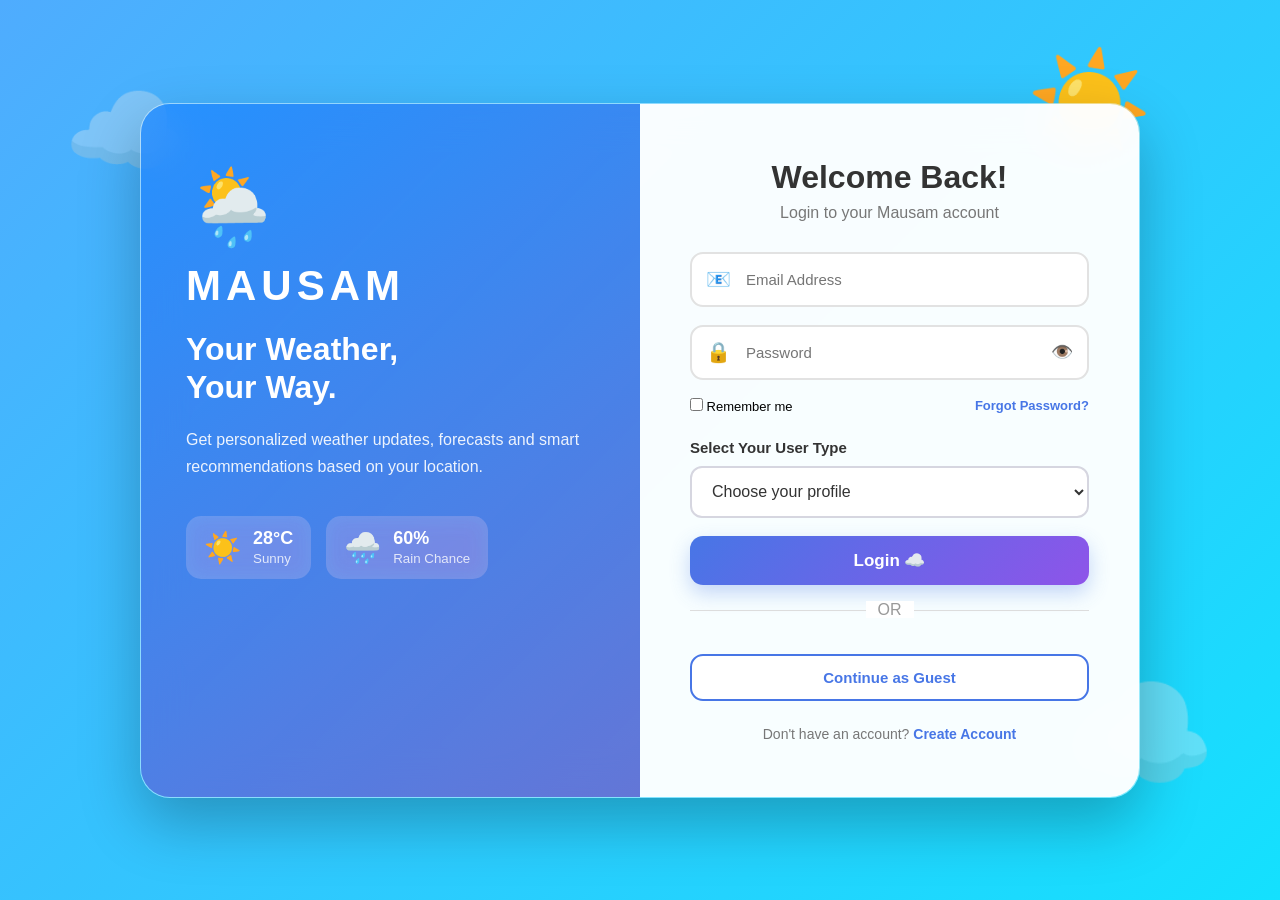
<file: index.html>
<!DOCTYPE html>
<html lang="en">
<head>
    <meta charset="UTF-8">
    <meta name="viewport" content="width=device-width, initial-scale=1.0">

    <title>Mausam - Login</title>
    <link rel="icon" href="https://cdn-icons-png.flaticon.com/128/12607/12607703.png">

    <link rel="stylesheet" href="login.css">
</head>

<body>

    <!-- Background Weather Decorations -->
    <div class="cloud cloud1">☁️</div>
    <div class="cloud cloud2">☁️</div>
    <div class="sun">☀️</div>

    <div class="login-wrapper">

        <!-- Left Side -->
        <div class="welcome-section">

            <div class="weather-icon">
                🌦️
            </div>

            <h1>MAUSAM</h1>

            <h2>Your Weather,<br>
                Your Way.</h2>

            <p>
                Get personalized weather updates,
                forecasts and smart recommendations
                based on your location.
            </p>

            <div class="weather-cards">

                <div class="mini-card">
                    <span>☀️</span>
                    <div>
                        <b>28°C</b>
                        <small>Sunny</small>
                    </div>
                </div>

                <div class="mini-card">
                    <span>🌧️</span>
                    <div>
                        <b>60%</b>
                        <small>Rain Chance</small>
                    </div>
                </div>

            </div>

        </div>


        <!-- Login Card -->
        <div class="login-card">

            <div class="mobile-logo">
                🌦️
            </div>

            <h2>Welcome Back!</h2>

            <p class="login-text">
                Login to your Mausam account
            </p>


            <form id="loginForm">

                <!-- Email -->
                <div class="input-box">

                    <span>📧</span>

                    <input
                        type="email"
                        id="email"
                        placeholder="Email Address"
                        required
                    >

                </div>


                <!-- Password -->
                <div class="input-box">

                    <span>🔒</span>

                    <input
                        type="password"
                        id="password"
                        placeholder="Password"
                        required
                    >

                    <button
                        type="button"
                        class="show-password"
                        onclick="togglePassword()">
                        👁️
                    </button>

                </div>


                <div class="login-options">

                    <label>
                        <input type="checkbox">
                        Remember me
                    </label>

                    <a href="forgot-password.html">
                        Forgot Password?
                    </a>

                </div>
                
<div class="form-group">
  <label for="userType">Select Your User Type</label>
  <select id="userType" name="userType" required>
    <option value="" disabled selected>
      Choose your profile
    </option>
    <option value="student">Student</option>
    <option value="farmer">Farmer</option>
    <option value="commuter">Commuter</option>
    <option value="fitness">Fitness User</option>
    <option value="traveler">Traveler / Event Planner</option>
  </select>
</div>



                <button
                    type="submit"
                    class="login-btn">

                    Login ☁️

                </button>


                <p id="message"></p>

            </form>


            <div class="separator">
                <span>OR</span>
            </div>


            <button
                class="guest-btn"
                onclick="continueAsGuest()">

                Continue as Guest

            </button>


            <p class="signup-text">

                Don't have an account?

                <a href="register.html">
                    Create Account
                </a>

            </p>

        </div>

    </div>


    <script src="login.js"></script>

</body>
</html>
</file>
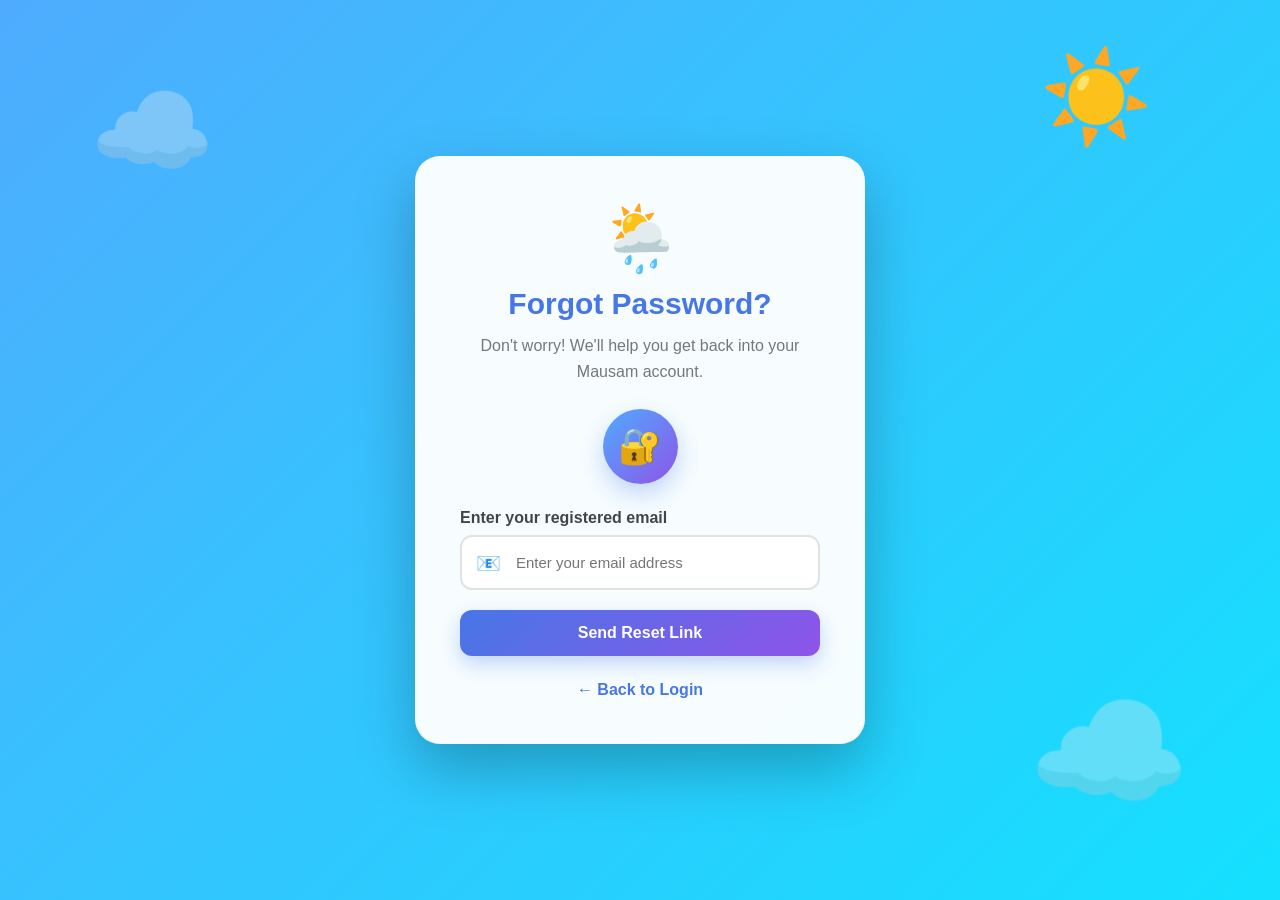
<file: forgot-password.html>
<!DOCTYPE html>
<html lang="en">

<head>

    <meta charset="UTF-8">

    <meta name="viewport"
          content="width=device-width, initial-scale=1.0">

    <title>Mausam - Forgot Password</title>
    <link rel="icon" href="https://cdn-icons-png.flaticon.com/128/12607/12607703.png">

    <link rel="stylesheet"
          href="forgot-password.css">

</head>

<body>

    <!-- Weather Background -->

    <div class="cloud cloud-one">☁️</div>

    <div class="cloud cloud-two">☁️</div>

    <div class="sun">☀️</div>


    <div class="page-container">

        <div class="forgot-card">

            <!-- Logo -->

            <div class="logo">
                🌦️
            </div>

            <h1>Forgot Password?</h1>

            <p class="subtitle">
                Don't worry! We'll help you get back
                into your Mausam account.
            </p>


            <!-- Email Icon -->

            <div class="big-icon">
                🔐
            </div>


            <form id="forgotForm">

                <label for="email">
                    Enter your registered email
                </label>

                <div class="input-box">

                    <span>📧</span>

                    <input
                        type="email"
                        id="email"
                        placeholder="Enter your email address"
                        required
                    >

                </div>


                <button type="submit">
                    Send Reset Link
                </button>

            </form>


            <p id="message"></p>


            <div class="back-login">

                <a href="index.html">
                    ← Back to Login
                </a>

            </div>

        </div>

    </div>


    <script src="forgot-password.js"></script>

</body>

</html>
</file>
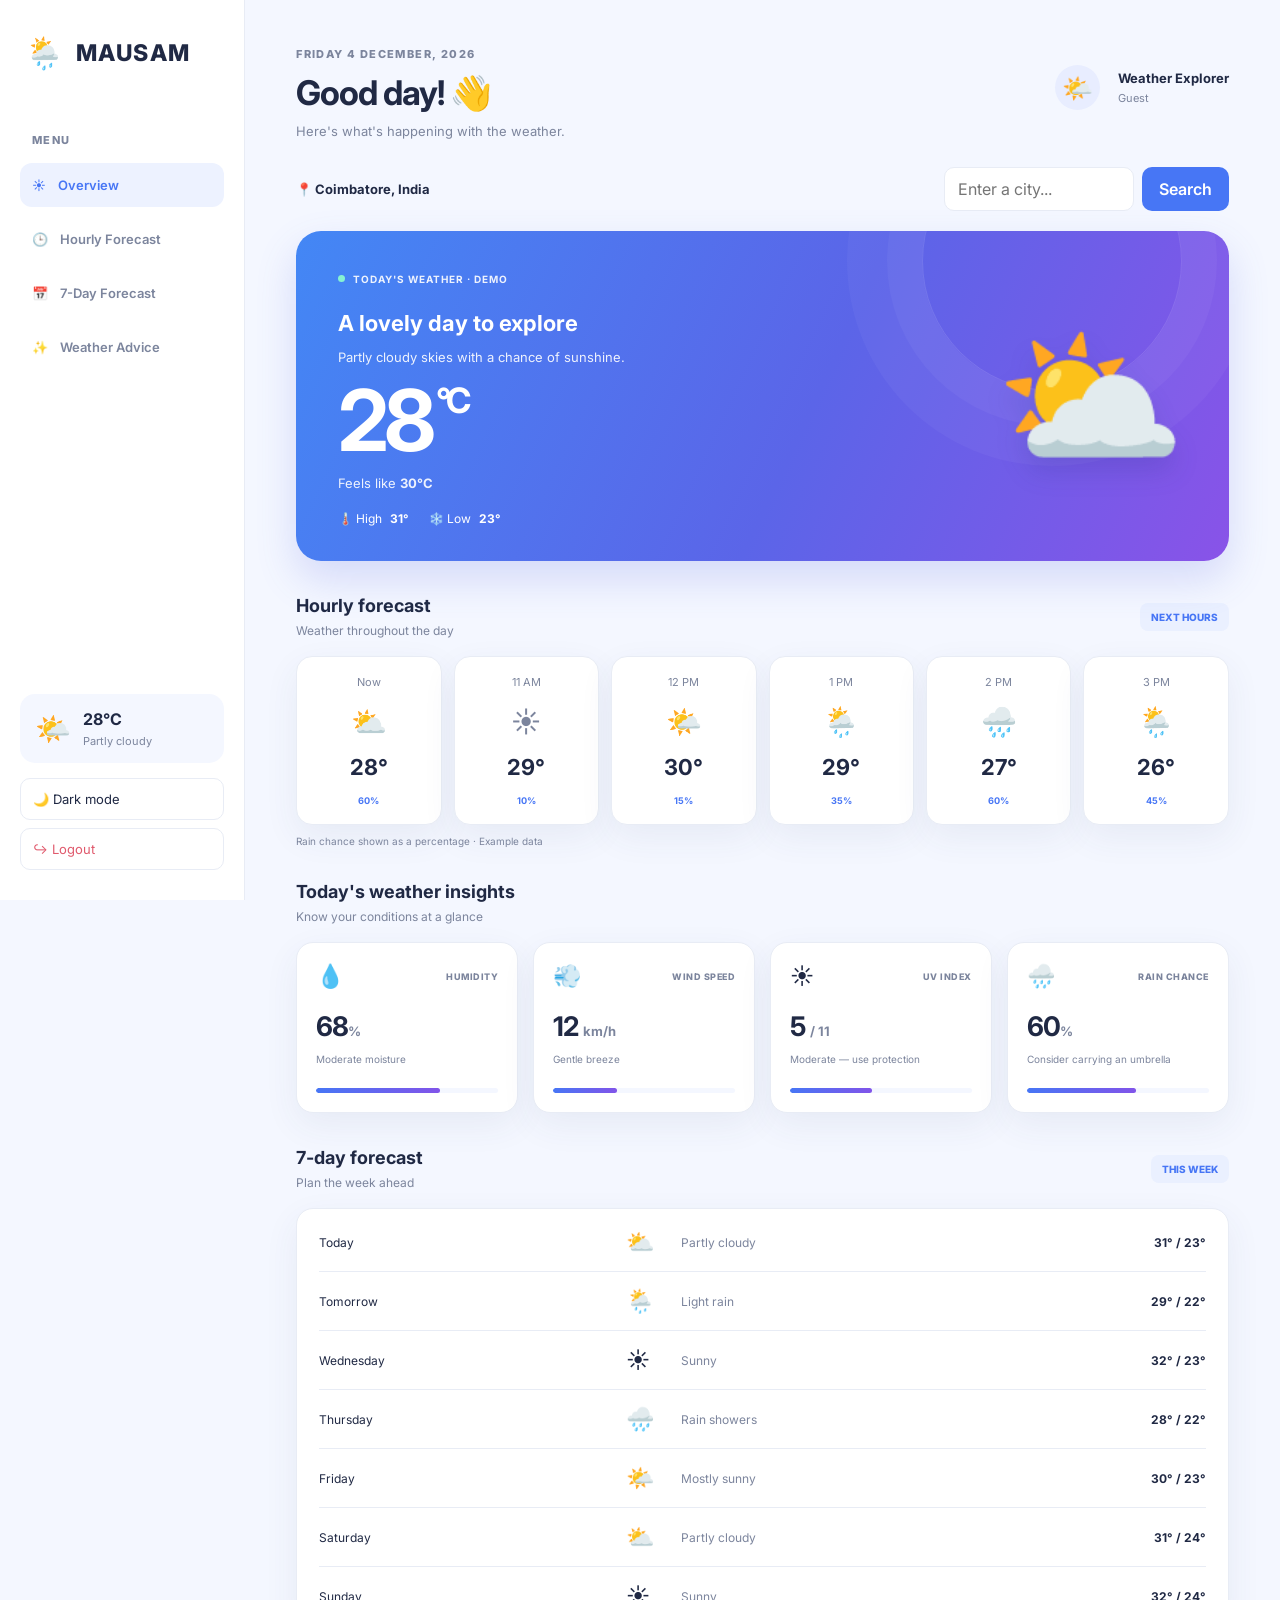
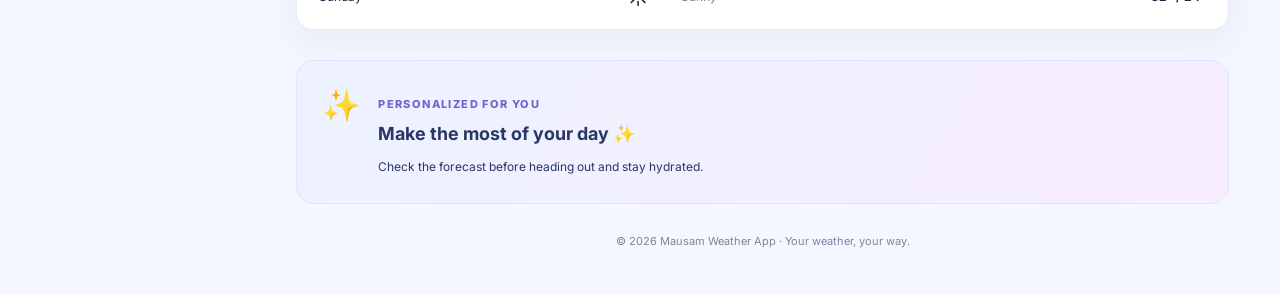
<file: home.html>
<!DOCTYPE html>
<html lang="en">
<head>
  <meta charset="UTF-8">
  <meta name="viewport" content="width=device-width, initial-scale=1.0">
  <title>Mausam | Weather Dashboard</title>
  <link rel="stylesheet" href="style.css">
  <link rel="preconnect" href="https://fonts.googleapis.com">
  <link href="https://fonts.googleapis.com/css2?family=Inter:wght@400;500;600;700;800&display=swap" rel="stylesheet">
</head>
<body>
  <div class="app">

    <aside class="sidebar">
      <a class="brand" href="home.html">
        <span class="brand-icon">🌦️</span>
        <span>MAUSAM</span>
      </a>

      <p class="nav-heading">MENU</p>
      <a class="nav-link active" href="#overview">☀️ <span>Overview</span></a>
      <a class="nav-link" href="#hourly">🕒 <span>Hourly Forecast</span></a>
      <a class="nav-link" href="#weekly">📅 <span>7-Day Forecast</span></a>
      <a class="nav-link" href="#insights">✨ <span>Weather Advice</span></a>

      <div class="sidebar-bottom">
        <div class="mini-weather">
          <span>🌤️</span>
          <div><strong>28°C</strong><small>Partly cloudy</small></div>
        </div>
        <button id="themeToggle" class="theme-button">🌙 Dark mode</button>
        <button id="logoutBtn" class="logout-button">↪ Logout</button>
      </div>
    </aside>

    <main class="main-content" id="overview">
      <header class="topbar">
        <div>
          <p class="eyebrow" id="todayDate">YOUR WEATHER, YOUR WAY</p>
          <h1>Good day! <span>👋</span></h1>
          <p class="subheading">Here's what's happening with the weather.</p>
        </div>
        <div class="top-actions">
          <span class="profile-avatar">🌤️</span>
          <div>
            <strong id="profileName">Weather Explorer</strong>
            <small id="profileType">Personal weather</small>
          </div>
        </div>
      </header>

      <section class="search-row">
        <div class="location-label">📍 <span id="cityLabel">Coimbatore, India</span></div>
        <form id="cityForm" class="search-form">
          <input id="cityInput" type="text" placeholder="Enter a city..." aria-label="City name">
          <button type="submit">Search</button>
        </form>
      </section>

      <section class="hero-weather">
        <div class="hero-copy">
          <span class="live-label"><span class="live-dot"></span> TODAY'S WEATHER · DEMO</span>
          <h2 id="weatherGreeting">A lovely day to explore</h2>
          <p id="weatherDescription">Partly cloudy skies with a chance of sunshine.</p>
          <div class="temperature"><span id="temperature">28</span><span class="degree">°C</span></div>
          <p class="feels-like">Feels like <strong id="feelsLike">30°C</strong></p>
          <div class="hero-bottom">
            <span>🌡️ High <strong>31°</strong></span>
            <span>❄️ Low <strong>23°</strong></span>
          </div>
        </div>
        <div class="hero-illustration" aria-label="Partly cloudy weather">⛅</div>
        <div class="hero-decoration"></div>
      </section>

      <section class="section-block" id="hourly">
        <div class="section-heading">
          <div><h2>Hourly forecast</h2><p>Weather throughout the day</p></div>
          <span class="section-tag">NEXT HOURS</span>
        </div>
        <div class="hourly-grid">
          <div class="hour-card"><span>Now</span><span class="weather-emoji">⛅</span><strong>28°</strong><small>60%</small></div>
          <div class="hour-card"><span>11 AM</span><span class="weather-emoji">☀️</span><strong>29°</strong><small>10%</small></div>
          <div class="hour-card"><span>12 PM</span><span class="weather-emoji">🌤️</span><strong>30°</strong><small>15%</small></div>
          <div class="hour-card"><span>1 PM</span><span class="weather-emoji">🌦️</span><strong>29°</strong><small>35%</small></div>
          <div class="hour-card"><span>2 PM</span><span class="weather-emoji">🌧️</span><strong>27°</strong><small>60%</small></div>
          <div class="hour-card"><span>3 PM</span><span class="weather-emoji">🌦️</span><strong>26°</strong><small>45%</small></div>
        </div>
        <p class="forecast-note">Rain chance shown as a percentage · Example data</p>
      </section>

      <section class="section-block" id="insights">
        <div class="section-heading">
          <div><h2>Today's weather insights</h2><p>Know your conditions at a glance</p></div>
        </div>
        <div class="metrics-grid">
          <article class="metric-card"><div class="metric-top"><span>💧</span><small>HUMIDITY</small></div><strong>68<span>%</span></strong><p>Moderate moisture</p><div class="metric-bar"><span style="width:68%"></span></div></article>
          <article class="metric-card"><div class="metric-top"><span>💨</span><small>WIND SPEED</small></div><strong>12 <span>km/h</span></strong><p>Gentle breeze</p><div class="metric-bar"><span style="width:35%"></span></div></article>
          <article class="metric-card"><div class="metric-top"><span>☀️</span><small>UV INDEX</small></div><strong>5 <span>/ 11</span></strong><p>Moderate — use protection</p><div class="metric-bar"><span style="width:45%"></span></div></article>
          <article class="metric-card"><div class="metric-top"><span>🌧️</span><small>RAIN CHANCE</small></div><strong>60<span>%</span></strong><p>Consider carrying an umbrella</p><div class="metric-bar"><span style="width:60%"></span></div></article>
        </div>
      </section>

      <section class="section-block" id="weekly">
        <div class="section-heading">
          <div><h2>7-day forecast</h2><p>Plan the week ahead</p></div>
          <span class="section-tag">THIS WEEK</span>
        </div>
        <div class="weekly-card">
          <div class="week-row"><span>Today</span><span>⛅</span><span>Partly cloudy</span><strong>31° / 23°</strong></div>
          <div class="week-row"><span>Tomorrow</span><span>🌦️</span><span>Light rain</span><strong>29° / 22°</strong></div>
          <div class="week-row"><span>Wednesday</span><span>☀️</span><span>Sunny</span><strong>32° / 23°</strong></div>
          <div class="week-row"><span>Thursday</span><span>🌧️</span><span>Rain showers</span><strong>28° / 22°</strong></div>
          <div class="week-row"><span>Friday</span><span>🌤️</span><span>Mostly sunny</span><strong>30° / 23°</strong></div>
          <div class="week-row"><span>Saturday</span><span>⛅</span><span>Partly cloudy</span><strong>31° / 24°</strong></div>
          <div class="week-row"><span>Sunday</span><span>☀️</span><span>Sunny</span><strong>32° / 24°</strong></div>
        </div>
      </section>

      <section class="advice-card">
        <div class="advice-icon">✨</div>
        <div>
          <p class="eyebrow">PERSONALIZED FOR YOU</p>
          <h2 id="adviceTitle">Make the most of your day</h2>
          <p id="adviceText">Keep an umbrella handy if rain is expected, and stay hydrated.</p>
        </div>
      </section>

      <footer>© 2026 Mausam Weather App · Your weather, your way.</footer>
    </main>
  </div>
  <script src="script.js"></script>
</body>
</html>
</file>
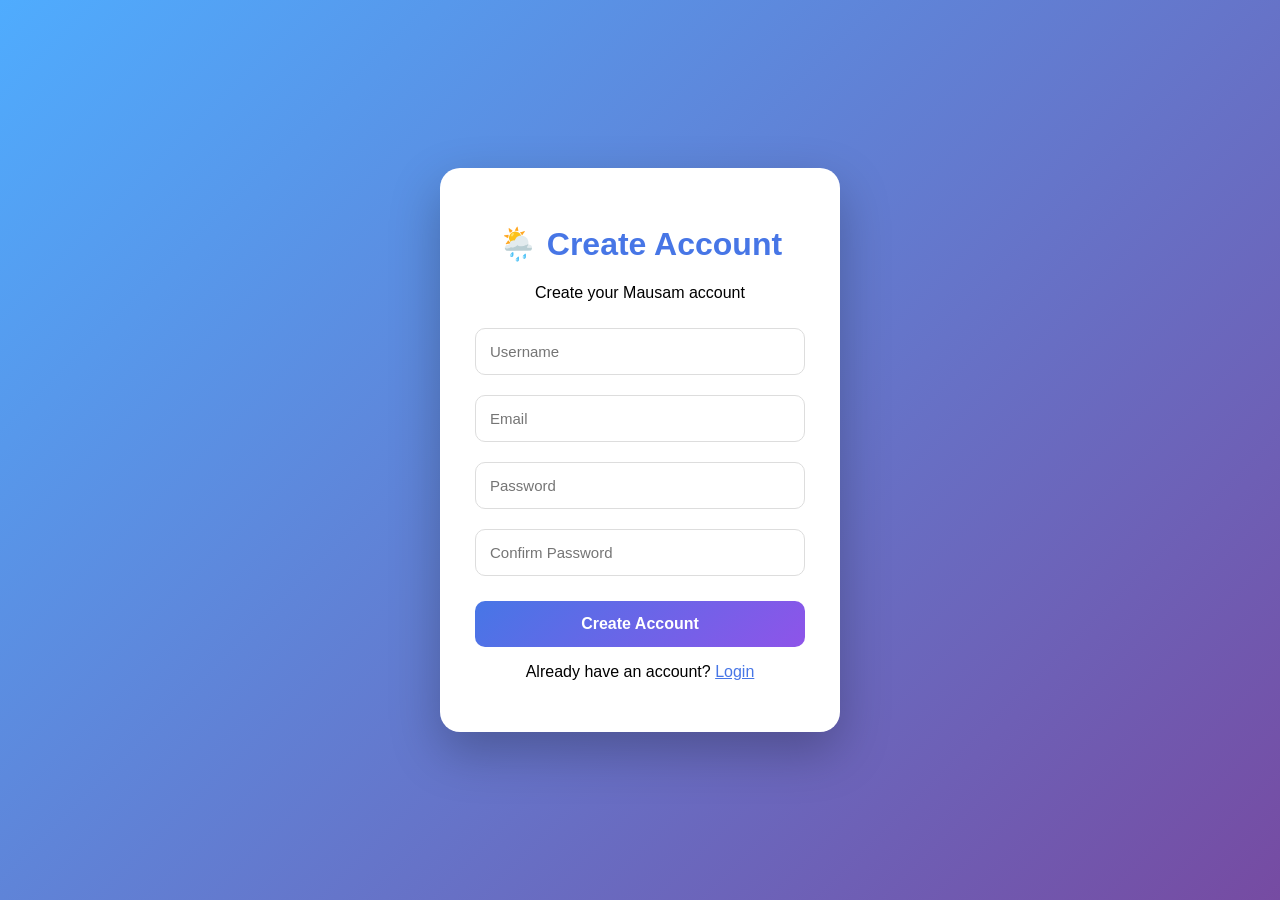
<file: register.html>
<!DOCTYPE html>
<html lang="en">

<head>

    <meta charset="UTF-8">

    <meta name="viewport"
          content="width=device-width, initial-scale=1.0">

    <title>Mausam - Create Account</title>
    <link rel="icon" href="https://cdn-icons-png.flaticon.com/128/12607/12607703.png">

    <style>

        * {
            box-sizing: border-box;
        }

        body {
            margin: 0;

            min-height: 100vh;

            display: flex;

            justify-content: center;

            align-items: center;

            font-family: Arial;

            background:
                linear-gradient(
                    135deg,
                    #4facfe,
                    #764ba2
                );
        }

        .card {

            width: 400px;

            padding: 35px;

            background: white;

            border-radius: 20px;

            box-shadow:
                0 20px 50px
                rgba(0,0,0,0.25);

        }

        h1 {

            text-align: center;

            color: #4776e6;

        }

        input {

            width: 100%;

            padding: 14px;

            margin: 10px 0;

            border: 1px solid #ddd;

            border-radius: 10px;

            font-size: 15px;

        }

        button {

            width: 100%;

            padding: 14px;

            margin-top: 15px;

            border: none;

            border-radius: 10px;

            background:
                linear-gradient(
                    135deg,
                    #4776e6,
                    #8e54e9
                );

            color: white;

            font-size: 16px;

            font-weight: bold;

            cursor: pointer;

        }

        p {

            text-align: center;

        }

        a {

            color: #4776e6;

        }

    </style>

</head>


<body>

    <div class="card">

        <h1>🌦️ Create Account</h1>

        <p>Create your Mausam account</p>


        <form id="registerForm">

            <input
                type="text"
                id="username"
                placeholder="Username"
                required
            >

            <input
                type="email"
                id="email"
                placeholder="Email"
                required
            >

            <input
                type="password"
                id="password"
                placeholder="Password"
                required
            >

            <input
                type="password"
                id="confirmPassword"
                placeholder="Confirm Password"
                required
            >

            <button type="submit">
                Create Account
            </button>

        </form>


        <p id="message"></p>


        <p>

            Already have an account?

            <a href="index.html">
                Login
            </a>

        </p>

    </div>


    <script src="register.js"></script>

</body>

</html>
</file>
<file: login.css>
* {
    margin: 0;
    padding: 0;
    box-sizing: border-box;
}

body {
    min-height: 100vh;

    font-family: "Segoe UI", Arial, sans-serif;

    background:
        linear-gradient(
            135deg,
            #4facfe,
            #00f2fe,
            #667eea,
            #764ba2
        );

    background-size: 400% 400%;

    animation: gradientMove 12s ease infinite;

    display: flex;
    align-items: center;
    justify-content: center;

    overflow: hidden;
}


/* Background Animation */

@keyframes gradientMove {

    0% {
        background-position: 0% 50%;
    }

    50% {
        background-position: 100% 50%;
    }

    100% {
        background-position: 0% 50%;
    }

}


/* Clouds */

.cloud {
    position: absolute;

    font-size: 100px;

    opacity: 0.35;

    animation: cloudMove 15s linear infinite;
}

.cloud1 {
    top: 8%;
    left: 5%;
}

.cloud2 {
    bottom: 10%;
    right: 5%;

    font-size: 130px;

    animation-delay: 3s;
}


@keyframes cloudMove {

    0% {
        transform: translateX(0);
    }

    50% {
        transform: translateX(50px);
    }

    100% {
        transform: translateX(0);
    }

}


/* Sun */

.sun {

    position: absolute;

    top: 5%;
    right: 10%;

    font-size: 100px;

    animation: sunRotate 10s linear infinite;
}

@keyframes sunRotate {

    from {
        transform: rotate(0deg);
    }

    to {
        transform: rotate(360deg);
    }

}


/* Main Wrapper */

.login-wrapper {

    width: 90%;
    max-width: 1000px;

    display: flex;

    border-radius: 30px;

    overflow: hidden;

    background: rgba(255, 255, 255, 0.18);

    backdrop-filter: blur(20px);

    box-shadow:
        0 25px 60px rgba(0, 0, 0, 0.25);

    border: 1px solid rgba(255, 255, 255, 0.3);

    z-index: 2;
}


/* Welcome Section */

.welcome-section {

    width: 50%;

    padding: 60px 45px;

    color: white;

    background:
        linear-gradient(
            145deg,
            rgba(0, 120, 255, 0.65),
            rgba(111, 66, 193, 0.65)
        );
}


.weather-icon {

    font-size: 75px;

    margin-bottom: 10px;

    animation: float 3s ease-in-out infinite;
}


@keyframes float {

    0%, 100% {
        transform: translateY(0);
    }

    50% {
        transform: translateY(-12px);
    }

}


.welcome-section h1 {

    font-size: 42px;

    letter-spacing: 5px;

    margin-bottom: 20px;
}


.welcome-section h2 {

    font-size: 32px;

    line-height: 1.2;

    margin-bottom: 20px;
}


.welcome-section p {

    font-size: 16px;

    line-height: 1.7;

    opacity: 0.9;

    max-width: 400px;
}


/* Mini Weather Cards */

.weather-cards {

    display: flex;

    gap: 15px;

    margin-top: 35px;
}


.mini-card {

    display: flex;

    align-items: center;

    gap: 12px;

    padding: 12px 18px;

    border-radius: 15px;

    background: rgba(255, 255, 255, 0.2);

    backdrop-filter: blur(10px);
}


.mini-card span {

    font-size: 30px;
}


.mini-card b {

    display: block;

    font-size: 18px;
}


.mini-card small {

    opacity: 0.8;
}


/* Login Card */

.login-card {

    width: 50%;

    padding: 55px 50px;

    background: rgba(255, 255, 255, 0.96);

    text-align: center;
}


.mobile-logo {

    display: none;
}


.login-card h2 {

    font-size: 32px;

    color: #333;

    margin-bottom: 8px;
}


.login-text {

    color: #777;

    margin-bottom: 30px;
}


/* Input */

.input-box {

    display: flex;

    align-items: center;

    gap: 10px;

    margin-bottom: 18px;

    padding: 4px 14px;

    border: 2px solid #e2e2e2;

    border-radius: 13px;

    transition: 0.3s;

    background: white;
}


.input-box:focus-within {

    border-color: #4facfe;

    box-shadow:
        0 0 0 4px rgba(79, 172, 254, 0.12);
}


.input-box span {

    font-size: 20px;
}


.input-box input {

    width: 100%;

    border: none;

    outline: none;

    padding: 13px 5px;

    font-size: 15px;
}


.show-password {

    border: none;

    background: transparent;

    cursor: pointer;

    font-size: 18px;
}


/* Options */

.login-options {

    display: flex;

    justify-content: space-between;

    align-items: center;

    font-size: 13px;

    margin-bottom: 25px;
}


.login-options a {

    color: #4776e6;

    text-decoration: none;

    font-weight: 600;
}


/* Login Button */

.login-btn {

    width: 100%;

    padding: 14px;

    border: none;

    border-radius: 13px;

    color: white;

    font-size: 17px;

    font-weight: bold;

    cursor: pointer;

    background:
        linear-gradient(
            135deg,
            #4776e6,
            #8e54e9
        );

    box-shadow:
        0 8px 20px rgba(71, 118, 230, 0.3);

    transition: 0.3s;
}


.login-btn:hover {

    transform: translateY(-2px);

    box-shadow:
        0 12px 25px rgba(71, 118, 230, 0.4);
}


/* Message */

#message {

    margin-top: 12px;

    font-size: 14px;
}


/* Separator */

.separator {

    margin: 25px 0;

    border-top: 1px solid #ddd;

    position: relative;
}


.separator span {

    position: relative;

    top: -10px;

    padding: 0 12px;

    background: white;

    color: #999;
}


/* Guest */

.guest-btn {

    width: 100%;

    padding: 13px;

    border: 2px solid #4776e6;

    border-radius: 13px;

    background: white;

    color: #4776e6;

    font-size: 15px;

    font-weight: bold;

    cursor: pointer;

    transition: 0.3s;
}


.guest-btn:hover {

    background: #4776e6;

    color: white;
}


/* Signup */

.signup-text {

    margin-top: 25px;

    color: #777;

    font-size: 14px;
}


.signup-text a {

    color: #4776e6;

    font-weight: bold;

    text-decoration: none;
}


/* Mobile */

@media (max-width: 800px) {

    .login-wrapper {

        max-width: 450px;
    }

    .welcome-section {

        display: none;
    }

    .login-card {

        width: 100%;

        padding: 40px 30px;
    }

    .mobile-logo {

        display: block;

        font-size: 60px;

        margin-bottom: 10px;
    }

}


@media (max-width: 450px) {

    .login-wrapper {

        width: 94%;
    }

    .login-card {

        padding: 35px 20px;
    }

    .login-card h2 {

        font-size: 27px;
    }

}

.form-group {
  margin-bottom: 18px;
  text-align: left;
}

.form-group label {
  display: block;
  margin-bottom: 8px;
  font-size: 14px;
  font-weight: 600;
  color: #ffffff;
}

.form-group select {
  width: 100%;
  padding: 13px 14px;
  border: 1px solid rgba(255, 255, 255, 0.4);
  border-radius: 10px;
  background: rgba(255, 255, 255, 0.15);
  color: #ffffff;
  font-size: 15px;
  outline: none;
  cursor: pointer;
}

.form-group select:focus {
  border-color: #93c5fd;
  box-shadow: 0 0 0 3px rgba(147, 197, 253, 0.2);
}

.form-group select option {
  background: #ffffff;
  color: #222222;
}

/* Make User Type dropdown clearly visible */
.form-group {
    display: block;
    width: 100%;
    margin: 18px 0;
    text-align: left;
}

.form-group label {
    display: block;
    color: #333333 !important;
    font-size: 15px;
    font-weight: 600;
    margin-bottom: 10px;
}

.form-group select {
    display: block;
    width: 100%;
    min-height: 52px;
    padding: 12px 16px;
    background-color: #ffffff !important;
    color: #333333 !important;
    border: 2px solid #d6d6e0;
    border-radius: 12px;
    font-size: 16px;
    cursor: pointer;
    opacity: 1 !important;
}

.form-group select option {
    background-color: #ffffff;
    color: #222222;
}

.form-group select:focus {
    border-color: #5275f5;
    outline: none;
    box-shadow: 0 0 0 3px rgba(82, 117, 245, 0.15);
}
</file>
<file: forgot-password.css>
* {
    margin: 0;
    padding: 0;
    box-sizing: border-box;
}


body {

    min-height: 100vh;

    font-family: "Segoe UI", Arial, sans-serif;

    display: flex;

    justify-content: center;

    align-items: center;

    overflow: hidden;

    background:
        linear-gradient(
            135deg,
            #4facfe,
            #00f2fe,
            #667eea,
            #764ba2
        );

    background-size: 400% 400%;

    animation: backgroundMove 12s ease infinite;

}


/* Background */

@keyframes backgroundMove {

    0% {
        background-position: 0% 50%;
    }

    50% {
        background-position: 100% 50%;
    }

    100% {
        background-position: 0% 50%;
    }

}


/* Clouds */

.cloud {

    position: absolute;

    font-size: 100px;

    opacity: 0.35;

    animation: cloudMove 8s ease-in-out infinite;

}


.cloud-one {

    top: 8%;

    left: 7%;

}


.cloud-two {

    bottom: 8%;

    right: 7%;

    font-size: 130px;

    animation-delay: 2s;

}


@keyframes cloudMove {

    0%,
    100% {
        transform: translateX(0);
    }

    50% {
        transform: translateX(35px);
    }

}


/* Sun */

.sun {

    position: absolute;

    top: 5%;

    right: 10%;

    font-size: 90px;

    animation: rotateSun 12s linear infinite;

}


@keyframes rotateSun {

    from {
        transform: rotate(0deg);
    }

    to {
        transform: rotate(360deg);
    }

}


/* Container */

.page-container {

    width: 100%;

    padding: 20px;

    display: flex;

    justify-content: center;

    align-items: center;

    position: relative;

    z-index: 2;

}


/* Card */

.forgot-card {

    width: 100%;

    max-width: 450px;

    padding: 45px;

    background: rgba(255, 255, 255, 0.96);

    border-radius: 25px;

    text-align: center;

    box-shadow:
        0 25px 60px rgba(0, 0, 0, 0.25);

    animation: cardAppear 0.7s ease;

}


@keyframes cardAppear {

    from {

        opacity: 0;

        transform: translateY(30px);

    }

    to {

        opacity: 1;

        transform: translateY(0);

    }

}


/* Logo */

.logo {

    font-size: 65px;

    margin-bottom: 10px;

}


h1 {

    color: #4776e6;

    font-size: 30px;

    margin-bottom: 12px;

}


.subtitle {

    color: #777;

    line-height: 1.6;

    margin-bottom: 25px;

}


/* Lock Icon */

.big-icon {

    width: 75px;

    height: 75px;

    margin: 0 auto 25px;

    border-radius: 50%;

    display: flex;

    align-items: center;

    justify-content: center;

    font-size: 35px;

    background:
        linear-gradient(
            135deg,
            #4facfe,
            #8e54e9
        );

    box-shadow:
        0 10px 25px
        rgba(71, 118, 230, 0.3);

}


/* Label */

label {

    display: block;

    text-align: left;

    font-weight: 600;

    color: #444;

    margin-bottom: 8px;

}


/* Input */

.input-box {

    display: flex;

    align-items: center;

    gap: 10px;

    border: 2px solid #e2e2e2;

    border-radius: 12px;

    padding: 4px 14px;

    background: white;

    transition: 0.3s;

}


.input-box:focus-within {

    border-color: #4facfe;

    box-shadow:
        0 0 0 4px
        rgba(79, 172, 254, 0.12);

}


.input-box span {

    font-size: 20px;

}


.input-box input {

    width: 100%;

    border: none;

    outline: none;

    padding: 13px 5px;

    font-size: 15px;

}


/* Button */

button {

    width: 100%;

    margin-top: 20px;

    padding: 14px;

    border: none;

    border-radius: 12px;

    background:
        linear-gradient(
            135deg,
            #4776e6,
            #8e54e9
        );

    color: white;

    font-size: 16px;

    font-weight: bold;

    cursor: pointer;

    transition: 0.3s;

    box-shadow:
        0 8px 20px
        rgba(71, 118, 230, 0.3);

}


button:hover {

    transform: translateY(-2px);

    box-shadow:
        0 12px 25px
        rgba(71, 118, 230, 0.4);

}


/* Message */

#message {

    margin-top: 15px;

    font-size: 14px;

}


/* Back Login */

.back-login {

    margin-top: 25px;

}


.back-login a {

    color: #4776e6;

    text-decoration: none;

    font-weight: bold;

}


.back-login a:hover {

    text-decoration: underline;

}


/* Mobile */

@media (max-width: 500px) {

    .forgot-card {

        padding: 35px 25px;

    }

    h1 {

        font-size: 26px;

    }

    .sun {

        font-size: 60px;

    }

    .cloud {

        font-size: 70px;

    }

}
</file>
<file: style.css>
:root {
  --bg: #f4f7ff;
  --surface: #ffffff;
  --text: #202944;
  --muted: #7c859d;
  --border: #e8ecf5;
  --blue: #4776f5;
  --purple: #8154e9;
  --shadow: 0 12px 35px rgba(50, 68, 120, 0.07);
}

* { box-sizing: border-box; }

html { scroll-behavior: smooth; }

body {
  margin: 0;
  font-family: 'Inter', sans-serif;
  background: var(--bg);
  color: var(--text);
  transition: background .25s, color .25s;
}

button, input { font: inherit; }
button { cursor: pointer; }

.app { min-height: 100vh; }

.sidebar {
  position: fixed;
  inset: 0 auto 0 0;
  width: 245px;
  padding: 30px 20px;
  display: flex;
  flex-direction: column;
  background: var(--surface);
  border-right: 1px solid var(--border);
  z-index: 5;
}

.brand {
  display: flex;
  align-items: center;
  gap: 10px;
  margin: 4px 0 50px 5px;
  font-size: 23px;
  font-weight: 800;
  letter-spacing: 1.5px;
  color: var(--text);
  text-decoration: none;
}

.brand-icon { font-size: 31px; }

.nav-heading, .eyebrow {
  font-size: 11px;
  font-weight: 800;
  letter-spacing: 1.4px;
  color: var(--muted);
}

.nav-heading { padding-left: 12px; }

.nav-link {
  display: flex;
  gap: 12px;
  align-items: center;
  margin: 5px 0;
  padding: 14px 12px;
  color: var(--muted);
  text-decoration: none;
  border-radius: 12px;
  font-size: 13px;
  font-weight: 600;
  transition: .2s;
}

.nav-link:hover, .nav-link.active {
  color: var(--blue);
  background: #edf2ff;
}

.sidebar-bottom { margin-top: auto; }

.mini-weather {
  display: flex;
  align-items: center;
  gap: 12px;
  background: var(--bg);
  padding: 15px;
  border-radius: 15px;
  margin-bottom: 15px;
}

.mini-weather > span { font-size: 29px; }
.mini-weather strong, .mini-weather small { display: block; }
.mini-weather small { color: var(--muted); margin-top: 5px; font-size: 11px; }

.theme-button, .logout-button {
  display: block;
  width: 100%;
  padding: 12px;
  margin-top: 8px;
  border: 1px solid var(--border);
  border-radius: 10px;
  background: var(--surface);
  color: var(--text);
  text-align: left;
  font-size: 13px;
}

.logout-button { color: #e05a6d; }

.main-content {
  max-width: 1600px;
  margin-left: 245px;
  padding: 36px clamp(20px, 4vw, 55px);
}

.topbar, .section-heading, .search-row, .top-actions {
  display: flex;
  justify-content: space-between;
  align-items: center;
  gap: 18px;
}

.topbar h1 {
  font-size: clamp(25px, 3vw, 34px);
  margin: 10px 0;
  letter-spacing: -1px;
}

.subheading, .section-heading p {
  margin: 0;
  color: var(--muted);
  font-size: 13px;
}

.top-actions { justify-content: flex-start; }
.top-actions strong, .top-actions small { display: block; }
.top-actions strong { font-size: 13px; }
.top-actions small { color: var(--muted); margin-top: 5px; font-size: 11px; }

.profile-avatar {
  display: grid;
  place-items: center;
  width: 45px;
  height: 45px;
  border-radius: 50%;
  background: #e8edff;
  font-size: 25px;
}

.search-row { margin: 28px 0 20px; }
.location-label { font-weight: 700; font-size: 13px; }

.search-form { display: flex; gap: 8px; }
.search-form input {
  width: 190px;
  min-width: 0;
  padding: 11px 13px;
  border: 1px solid var(--border);
  border-radius: 10px;
  background: var(--surface);
  color: var(--text);
  outline: none;
}
.search-form input:focus { border-color: var(--blue); }

.search-form button {
  border: 0;
  border-radius: 10px;
  padding: 11px 17px;
  background: var(--blue);
  color: white;
  font-weight: 600;
}

.hero-weather {
  position: relative;
  overflow: hidden;
  display: flex;
  justify-content: space-between;
  align-items: center;
  min-height: 280px;
  padding: 35px 42px;
  color: white;
  border-radius: 25px;
  background: linear-gradient(115deg, #4387f5, #5b65e8 55%, #8953e8);
  box-shadow: 0 18px 40px rgba(86, 100, 226, .2);
}

.hero-copy { position: relative; z-index: 2; }

.live-label {
  display: inline-flex;
  align-items: center;
  gap: 8px;
  font-size: 10px;
  font-weight: 700;
  letter-spacing: 1px;
  opacity: .9;
}

.live-dot {
  width: 7px;
  height: 7px;
  background: #8dffce;
  border-radius: 50%;
}

.hero-weather h2 { margin: 24px 0 8px; font-size: 22px; }
.hero-weather p { font-size: 13px; opacity: .9; }

.temperature {
  display: flex;
  align-items: flex-start;
  margin-top: 12px;
  font-size: clamp(60px, 7vw, 85px);
  font-weight: 700;
  letter-spacing: -5px;
  line-height: 1;
}

.degree { font-size: 35px; margin: 5px 0 0 5px; }
.hero-weather .feels-like { margin-top: 12px; }

.hero-bottom { display: flex; gap: 20px; margin-top: 20px; font-size: 12px; }
.hero-bottom strong { margin-left: 5px; }

.hero-illustration {
  position: relative;
  z-index: 2;
  font-size: clamp(90px, 12vw, 155px);
  filter: drop-shadow(0 15px 12px rgba(24, 40, 120, .15));
}

.hero-decoration {
  position: absolute;
  width: 260px;
  height: 260px;
  right: 5%;
  top: -100px;
  border: 1px solid rgba(255,255,255,.12);
  border-radius: 50%;
  box-shadow: 0 0 0 35px rgba(255,255,255,.04),
              0 0 0 75px rgba(255,255,255,.035);
}

.section-block { margin-top: 34px; }

.section-heading { margin-bottom: 18px; }
.section-heading h2, .advice-card h2 { margin: 0 0 7px; font-size: 18px; }
.section-heading p { font-size: 12px; }

.section-tag {
  color: var(--blue);
  background: #eaf0ff;
  padding: 8px 11px;
  border-radius: 8px;
  font-size: 10px;
  font-weight: 800;
  white-space: nowrap;
}

.hourly-grid {
  display: grid;
  grid-template-columns: repeat(6, minmax(0, 1fr));
  gap: 12px;
}

.hour-card {
  display: flex;
  flex-direction: column;
  align-items: center;
  gap: 15px;
  padding: 18px 8px;
  border: 1px solid var(--border);
  background: var(--surface);
  border-radius: 16px;
  box-shadow: var(--shadow);
  font-size: 11px;
  color: var(--muted);
  transition: transform .2s;
}

.hour-card:hover { transform: translateY(-4px); }
.hour-card strong { color: var(--text); font-size: 22px; }
.hour-card small { color: var(--blue); font-weight: 700; }
.weather-emoji { font-size: 29px; }

.forecast-note { font-size: 10px; color: var(--muted); }

.metrics-grid {
  display: grid;
  grid-template-columns: repeat(4, minmax(0, 1fr));
  gap: 15px;
}

.metric-card {
  padding: 19px;
  background: var(--surface);
  border: 1px solid var(--border);
  border-radius: 17px;
  box-shadow: var(--shadow);
}

.metric-top { display: flex; justify-content: space-between; align-items: center; gap: 6px; }
.metric-top > span { font-size: 23px; }
.metric-top small { font-size: 9px; color: var(--muted); font-weight: 800; letter-spacing: .5px; }

.metric-card > strong {
  display: block;
  margin: 20px 0 8px;
  font-size: 27px;
  letter-spacing: -1px;
}
.metric-card > strong span { font-size: 13px; letter-spacing: 0; color: var(--muted); }
.metric-card > p { font-size: 10px; color: var(--muted); min-height: 25px; }

.metric-bar { height: 5px; background: var(--bg); border-radius: 9px; overflow: hidden; }
.metric-bar span { display: block; height: 100%; border-radius: 9px; background: linear-gradient(90deg, var(--blue), var(--purple)); }

.weekly-card {
  padding: 4px 22px;
  border: 1px solid var(--border);
  background: var(--surface);
  border-radius: 17px;
  box-shadow: var(--shadow);
}

.week-row {
  display: grid;
  grid-template-columns: 1fr 45px 1.4fr 100px;
  align-items: center;
  gap: 10px;
  padding: 15px 0;
  border-bottom: 1px solid var(--border);
  font-size: 12px;
}
.week-row:last-child { border-bottom: 0; }
.week-row > span:nth-child(2) { font-size: 23px; }
.week-row > span:nth-child(3) { color: var(--muted); }
.week-row strong { text-align: right; font-size: 12px; }

.advice-card {
  display: flex;
  gap: 17px;
  align-items: flex-start;
  margin-top: 30px;
  padding: 25px;
  border: 1px solid #e0e5ff;
  border-radius: 18px;
  background: linear-gradient(120deg, #edf2ff, #f7edff);
  color: #293765;
}

.advice-icon { font-size: 31px; }
.advice-card .eyebrow { color: #6d68cf; }
.advice-card h2 { margin-top: 12px; }
.advice-card p:last-child { margin-bottom: 0; font-size: 12px; line-height: 1.8; }

footer { padding: 30px 0 10px; text-align: center; font-size: 11px; color: var(--muted); }

body.dark {
  --bg: #111827;
  --surface: #1c2537;
  --text: #eef2ff;
  --muted: #a0abc1;
  --border: #303a4f;
  --shadow: 0 12px 35px rgba(0,0,0,.12);
}

body.dark .nav-link:hover, body.dark .nav-link.active,
body.dark .section-tag { background: #293653; color: #aebfff; }

body.dark .advice-card { background: #252c48; color: #eef2ff; border-color: #353e60; }
body.dark .advice-card .eyebrow { color: #b9b3ff; }
body.dark .profile-avatar { background: #303b58; }

@media (max-width: 1100px) {
  .sidebar { width: 205px; padding: 25px 14px; }
  .main-content { margin-left: 205px; padding: 28px 22px; }
  .hourly-grid { grid-template-columns: repeat(3, minmax(0, 1fr)); }
  .metrics-grid { grid-template-columns: repeat(2, minmax(0, 1fr)); }
}

@media (max-width: 700px) {
  .sidebar {
    position: relative;
    width: 100%;
    padding: 15px;
    border-right: 0;
    border-bottom: 1px solid var(--border);
  }
  .brand { margin: 0 0 15px; }
  .nav-heading, .sidebar-bottom { display: none; }
  .sidebar { display: block; }
  .nav-link { display: inline-flex; margin: 2px; padding: 10px; font-size: 11px; }
  .main-content { margin-left: 0; padding: 22px 15px; }
  .topbar { align-items: flex-start; }
  .top-actions { gap: 8px; }
  .top-actions strong { max-width: 100px; overflow-wrap: anywhere; }
  .profile-avatar { width: 36px; height: 36px; }
  .search-row { align-items: stretch; flex-direction: column; }
  .search-form input { flex: 1; width: 100%; }
  .hero-weather { min-height: 250px; padding: 25px 20px; }
  .hero-weather h2 { font-size: 19px; }
  .hero-illustration { font-size: 75px; align-self: flex-start; }
  .hourly-grid { grid-template-columns: repeat(3, minmax(0, 1fr)); gap: 8px; }
  .metrics-grid { gap: 9px; }
  .metric-card { padding: 13px; }
  .metric-top { align-items: flex-start; flex-direction: column; }
  .metric-card > strong { font-size: 24px; }
  .week-row { grid-template-columns: 1fr 30px 1fr; gap: 6px; font-size: 10px; }
  .week-row strong { grid-column: 3; text-align: left; }
  .week-row > span:nth-child(3) { grid-column: 3; grid-row: 1; }
  .weekly-card { padding: 4px 12px; }
  .advice-card { padding: 18px; }
}

@media (max-width: 380px) {
  .topbar { flex-direction: column; }
  .hero-illustration { font-size: 55px; }
  .hour-card { gap: 11px; }
}
</file>
